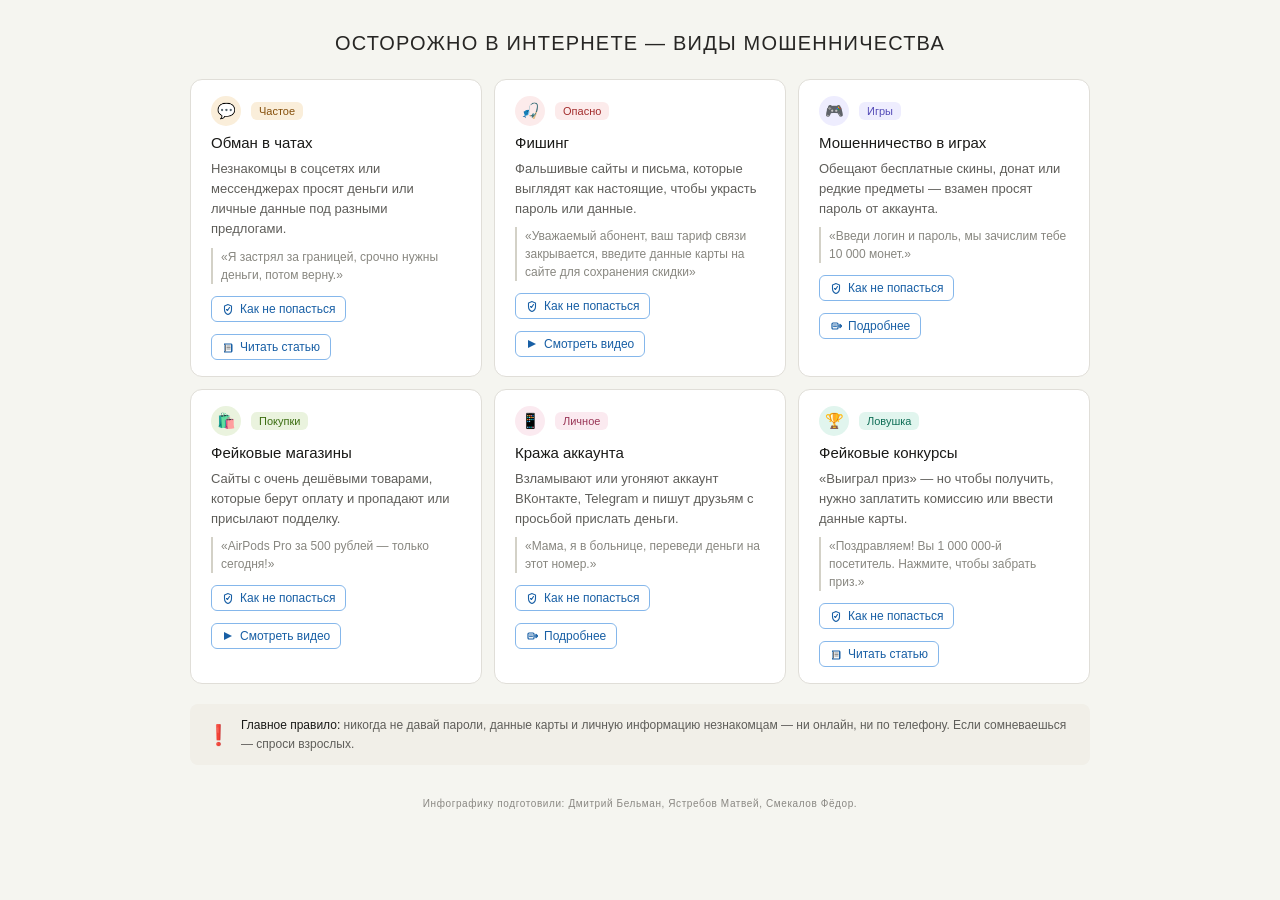
<file: index.html>
<!DOCTYPE html>
<html lang="ru">
<head>
<meta charset="UTF-8">
<meta name="viewport" content="width=device-width, initial-scale=1.0">
<title>Осторожно в интернете — виды мошенничества</title>
<style>
  * { box-sizing: border-box; margin: 0; padding: 0; }
  body { font-family: -apple-system, BlinkMacSystemFont, 'Segoe UI', sans-serif; background: #f5f5f0; padding: 2rem 1rem; color: #1a1a18; }
  h1 { text-align: center; font-size: 20px; font-weight: 500; letter-spacing: 0.06em; text-transform: uppercase; color: #272624; margin-bottom: 1.5rem; }
  .grid { display: grid; grid-template-columns: repeat(auto-fit, minmax(220px, 1fr)); gap: 12px; max-width: 900px; margin: 0 auto; }
  .card { background: #fff; border: 0.5px solid #e0ded8; border-radius: 12px; padding: 1rem 1.25rem; display: flex; flex-direction: column; gap: 8px; }
  .header-row { display: flex; align-items: center; gap: 10px; }
  .icon { width: 30px; height: 30px; border-radius: 50%; display: flex; align-items: center; justify-content: center; font-size: 15px; flex-shrink: 0; }
  .tag { display: inline-block; font-size: 11px; font-weight: 500; padding: 3px 8px; border-radius: 6px; }
  .card-title { font-size: 15px; font-weight: 500; color: #1a1a18; }
  .card-desc { font-size: 13px; color: #5f5e5a; line-height: 1.55; }
  .card-example { font-size: 12px; color: #888780; border-left: 2px solid #d3d1c7; padding-left: 8px; line-height: 1.5; }
  .video-link { display: inline-flex; align-items: center; gap: 6px; font-size: 12px; font-weight: 500; color: #185FA5; text-decoration: none; border: 0.5px solid #85b7eb; border-radius: 6px; padding: 5px 10px; margin-top: 4px; width: fit-content; }
  .video-link:hover { background: #e6f1fb; }
  .footer { max-width: 900px; margin: 1.25rem auto 0; background: #f1efe8; border-radius: 8px; padding: 0.75rem 1rem; display: flex; align-items: center; gap: 10px; }
  .footer p { font-size: 12px; color: #5f5e5a; line-height: 1.55; }
  .footer strong { color: #1a1a18; font-weight: 500; }
  .whoweare { text-align: center; font-size: 10px; font-weight: 500; letter-spacing: 0.06em; color: #8a8883; margin-bottom: 1.5rem; }
</style>
</head>
<body>

<h1>Осторожно в интернете — виды мошенничества</h1>

<div class="grid">

   <div class="card">
    <div class="header-row">
      <div class="icon" style="background:#FAEEDA;">💬</div>
      <span class="tag" style="background:#FAEEDA;color:#854F0B;">Частое</span>
    </div>
    <p class="card-title">Обман в чатах</p>
    <p class="card-desc">Незнакомцы в соцсетях или мессенджерах просят деньги или личные данные под разными предлогами.</p>
    <p class="card-example">«Я застрял за границей, срочно нужны деньги, потом верну.»</p>
    <a class="video-link" href="chat-fraud.html" target="_blank">
      <svg width="12" height="12" viewBox="0 0 12 12" fill="none" xmlns="http://www.w3.org/2000/svg">
      <path d="M6 1.5L2.5 3V6.5C2.5 8.8 4.1 10.9 6 11.5C7.9 10.9 9.5 8.8 9.5 6.5V3L6 1.5Z" stroke="currentColor" stroke-width="1.1" fill="transparent"/>
      <path d="M4.5 6.5L5.5 7.5L7.5 4.5" stroke="currentColor" stroke-width="1.1" stroke-linecap="round" stroke-linejoin="round"/>
      </svg>Как не попасться
    <a class="video-link" href="https://t-j.ru/fraud-stories-moshenniki-iz-chata-dlia-znakomstv/?utm_referrer=https%3A%2F%2Fwww.google.com%2F" target="_blank">
      <svg width="12" height="12" viewBox="0 0 12 12" fill="none" xmlns="http://www.w3.org/2000/svg">
      <path d="M2 2.5H9C9.82843 2.5 10.5 3.17157 10.5 4V10C10.5 10.8284 9.82843 11.5 9 11.5H2V2.5Z" fill="currentColor"/>
      <path d="M9 3.5H3.5C2.95 3.5 2.5 3.95 2.5 4.5V9.5C2.5 10.05 2.95 10.5 3.5 10.5H9V3.5Z" fill="#f8f8f8"/>
      <path d="M3.5 3.5V10.5" stroke="#555" stroke-width="0.8"/>
      <path d="M4.5 5H8.5" stroke="#555" stroke-width="0.6"/>
      <path d="M4.5 6.5H8.5" stroke="#555" stroke-width="0.6"/>
      <path d="M4.5 8H8.5" stroke="#555" stroke-width="0.6"/>
      </svg>Читать статью
    </a>
  </div>

 
 <div class="card">
    <div class="header-row">
      <div class="icon" style="background:#FCEBEB;">🎣</div>
      <span class="tag" style="background:#FCEBEB;color:#A32D2D;">Опасно</span>
    </div>
    <p class="card-title">Фишинг</p>
    <p class="card-desc">Фальшивые сайты и письма, которые выглядят как настоящие, чтобы украсть пароль или данные.</p>
    <p class="card-example">«Уважаемый абонент, ваш тариф связи закрывается, введите данные карты на сайте для сохранения скидки»</p>
    <a class="video-link" href="fishing.html" target="_blank">
      <svg width="12" height="12" viewBox="0 0 12 12" fill="none" xmlns="http://www.w3.org/2000/svg">
      <path d="M6 1.5L2.5 3V6.5C2.5 8.8 4.1 10.9 6 11.5C7.9 10.9 9.5 8.8 9.5 6.5V3L6 1.5Z" stroke="currentColor" stroke-width="1.1" fill="transparent"/>
      <path d="M4.5 6.5L5.5 7.5L7.5 4.5" stroke="currentColor" stroke-width="1.1" stroke-linecap="round" stroke-linejoin="round"/>
      </svg>Как не попасться
    <a class="video-link" href="rickroll.html" target="_blank">
      <svg width="12" height="12" viewBox="0 0 12 12" fill="none"><path d="M2 2l8 4-8 4V2z" fill="currentColor"/></svg>
      Смотреть видео
</a>
  </div>

 
   <div class="card">
    <div class="header-row">
      <div class="icon" style="background:#EEEDFE;">🎮</div>
      <span class="tag" style="background:#EEEDFE;color:#534AB7;">Игры</span>
    </div>
    <p class="card-title">Мошенничество в играх</p>
    <p class="card-desc">Обещают бесплатные скины, донат или редкие предметы — взамен просят пароль от аккаунта.</p>
    <p class="card-example">«Введи логин и пароль, мы зачислим тебе 10 000 монет.»</p>
    <a class="video-link" href="game-fraud.html" target="_blank">
      <svg width="12" height="12" viewBox="0 0 12 12" fill="none" xmlns="http://www.w3.org/2000/svg">
      <path d="M6 1.5L2.5 3V6.5C2.5 8.8 4.1 10.9 6 11.5C7.9 10.9 9.5 8.8 9.5 6.5V3L6 1.5Z" stroke="currentColor" stroke-width="1.1" fill="transparent"/>
      <path d="M4.5 6.5L5.5 7.5L7.5 4.5" stroke="currentColor" stroke-width="1.1" stroke-linecap="round" stroke-linejoin="round"/>
      </svg>Как не попасться
    <a class="video-link" href="https://club.dns-shop.ru/blog/t-326-internet/151676-tsifrovoe-moshennichestvo-v-onlain-igrah-i-na-saitah-kak-zaschitit/?utm_referrer=https%3A%2F%2Fwww.google.com%2F" target="_blank">
      <svg width="12" height="12" viewBox="0 0 12 12" fill="none" xmlns="http://www.w3.org/2000/svg">
      <rect x="2" y="3" width="6" height="6" rx="1" stroke="currentColor" stroke-width="1.2" fill="transparent"/>
      <path d="M3.5 5H6.5" stroke="currentColor" stroke-width="0.9" stroke-linecap="round"/>
      <path d="M3.5 6.6H6.5" stroke="currentColor" stroke-width="0.9" stroke-linecap="round"/>
      <path d="M9 6H11" stroke="currentColor" stroke-width="1.4" stroke-linecap="round"/>
      <path d="M10 4.5L11.5 6L10 7.5" stroke="currentColor" stroke-width="1.4" stroke-linecap="round" stroke-linejoin="round"/>
      </svg>Подробнее
    </a>
  </div>

 
  <div class="card">
    <div class="header-row">
      <div class="icon" style="background:#EAF3DE;">🛍️</div>
      <span class="tag" style="background:#EAF3DE;color:#3B6D11;">Покупки</span>
    </div>
    <p class="card-title">Фейковые магазины</p>
    <p class="card-desc">Сайты с очень дешёвыми товарами, которые берут оплату и пропадают или присылают подделку.</p>
    <p class="card-example">«AirPods Pro за 500 рублей — только сегодня!»</p>
    <a class="video-link" href="fake-shop.html" target="_blank">
      <svg width="12" height="12" viewBox="0 0 12 12" fill="none" xmlns="http://www.w3.org/2000/svg">
      <path d="M6 1.5L2.5 3V6.5C2.5 8.8 4.1 10.9 6 11.5C7.9 10.9 9.5 8.8 9.5 6.5V3L6 1.5Z" stroke="currentColor" stroke-width="1.1" fill="transparent"/>
      <path d="M4.5 6.5L5.5 7.5L7.5 4.5" stroke="currentColor" stroke-width="1.1" stroke-linecap="round" stroke-linejoin="round"/>
      </svg>Как не попасться
    <a class="video-link" href="https://rutube.ru/shorts/90c75470e70e8a03c0194d8a9d1c21dd" target="_blank">
      <svg width="12" height="12" viewBox="0 0 12 12" fill="none"><path d="M2 2l8 4-8 4V2z" fill="currentColor"/></svg>
      Смотреть видео
    </a>
  </div>

 
  <div class="card">
    <div class="header-row">
      <div class="icon" style="background:#FBEAF0;">📱</div>
      <span class="tag" style="background:#FBEAF0;color:#993556;">Личное</span>
    </div>
    <p class="card-title">Кража аккаунта</p>
    <p class="card-desc">Взламывают или угоняют аккаунт ВКонтакте, Telegram и пишут друзьям с просьбой прислать деньги.</p>
    <p class="card-example">«Мама, я в больнице, переведи деньги на этот номер.»</p>
    <a class="video-link" href="account-theft.html" target="_blank">
      <svg width="12" height="12" viewBox="0 0 12 12" fill="none" xmlns="http://www.w3.org/2000/svg">
      <path d="M6 1.5L2.5 3V6.5C2.5 8.8 4.1 10.9 6 11.5C7.9 10.9 9.5 8.8 9.5 6.5V3L6 1.5Z" stroke="currentColor" stroke-width="1.1" fill="transparent"/>
      <path d="M4.5 6.5L5.5 7.5L7.5 4.5" stroke="currentColor" stroke-width="1.1" stroke-linecap="round" stroke-linejoin="round"/>
      </svg>Как не попасться
    <a class="video-link" href="https://www.infosec.ru/glavnye-temy/kak-borotsya-s-krazhey-akkaunta/" target="_blank">
      <svg width="12" height="12" viewBox="0 0 12 12" fill="none" xmlns="http://www.w3.org/2000/svg">
      <rect x="2" y="3" width="6" height="6" rx="1" stroke="currentColor" stroke-width="1.2" fill="transparent"/>
      <path d="M3.5 5H6.5" stroke="currentColor" stroke-width="0.9" stroke-linecap="round"/>
      <path d="M3.5 6.6H6.5" stroke="currentColor" stroke-width="0.9" stroke-linecap="round"/>
      <path d="M9 6H11" stroke="currentColor" stroke-width="1.4" stroke-linecap="round"/>
      <path d="M10 4.5L11.5 6L10 7.5" stroke="currentColor" stroke-width="1.4" stroke-linecap="round" stroke-linejoin="round"/>
      </svg>Подробнее
    </a>
  </div>

 
  <div class="card">
    <div class="header-row">
      <div class="icon" style="background:#E1F5EE;">🏆</div>
      <span class="tag" style="background:#E1F5EE;color:#0F6E56;">Ловушка</span>
    </div>
    <p class="card-title">Фейковые конкурсы</p>
    <p class="card-desc">«Выиграл приз» — но чтобы получить, нужно заплатить комиссию или ввести данные карты.</p>
    <p class="card-example">«Поздравляем! Вы 1 000 000-й посетитель. Нажмите, чтобы забрать приз.»</p>
    <a class="video-link" href="fake-contest.html" target="_blank">
      <svg width="12" height="12" viewBox="0 0 12 12" fill="none" xmlns="http://www.w3.org/2000/svg">
      <path d="M6 1.5L2.5 3V6.5C2.5 8.8 4.1 10.9 6 11.5C7.9 10.9 9.5 8.8 9.5 6.5V3L6 1.5Z" stroke="currentColor" stroke-width="1.1" fill="transparent"/>
      <path d="M4.5 6.5L5.5 7.5L7.5 4.5" stroke="currentColor" stroke-width="1.1" stroke-linecap="round" stroke-linejoin="round"/>
      </svg>Как не попасться
    <a class="video-link" href="https://t-j.ru/hustle/fake-bloggers/?utm_referrer=https%3A%2F%2Fwww.google.com%2F" target="_blank">
      <svg width="12" height="12" viewBox="0 0 12 12" fill="none" xmlns="http://www.w3.org/2000/svg">
      <path d="M2 2.5H9C9.82843 2.5 10.5 3.17157 10.5 4V10C10.5 10.8284 9.82843 11.5 9 11.5H2V2.5Z" fill="currentColor"/>
      <path d="M9 3.5H3.5C2.95 3.5 2.5 3.95 2.5 4.5V9.5C2.5 10.05 2.95 10.5 3.5 10.5H9V3.5Z" fill="#f8f8f8"/>
      <path d="M3.5 3.5V10.5" stroke="#555" stroke-width="0.8"/>
      <path d="M4.5 5H8.5" stroke="#555" stroke-width="0.6"/>
      <path d="M4.5 6.5H8.5" stroke="#555" stroke-width="0.6"/>
      <path d="M4.5 8H8.5" stroke="#555" stroke-width="0.6"/>
      </svg>Читать статью
    </a>
  </div>

 
</div>

<div class="footer">
  <span style="font-size: 20px;">❗</span>
  <p><strong>Главное правило:</strong> никогда не давай пароли, данные карты и личную информацию незнакомцам — ни онлайн, ни по телефону. Если сомневаешься — спроси взрослых.</p>
</div>

<div class="whoweare">
    <br>
    <br>
    <br>
  <p>Инфографику подготовили: Дмитрий Бельман, Ястребов Матвей, Смекалов Фёдор.</p>
</div>

</body>
</html>
</file>
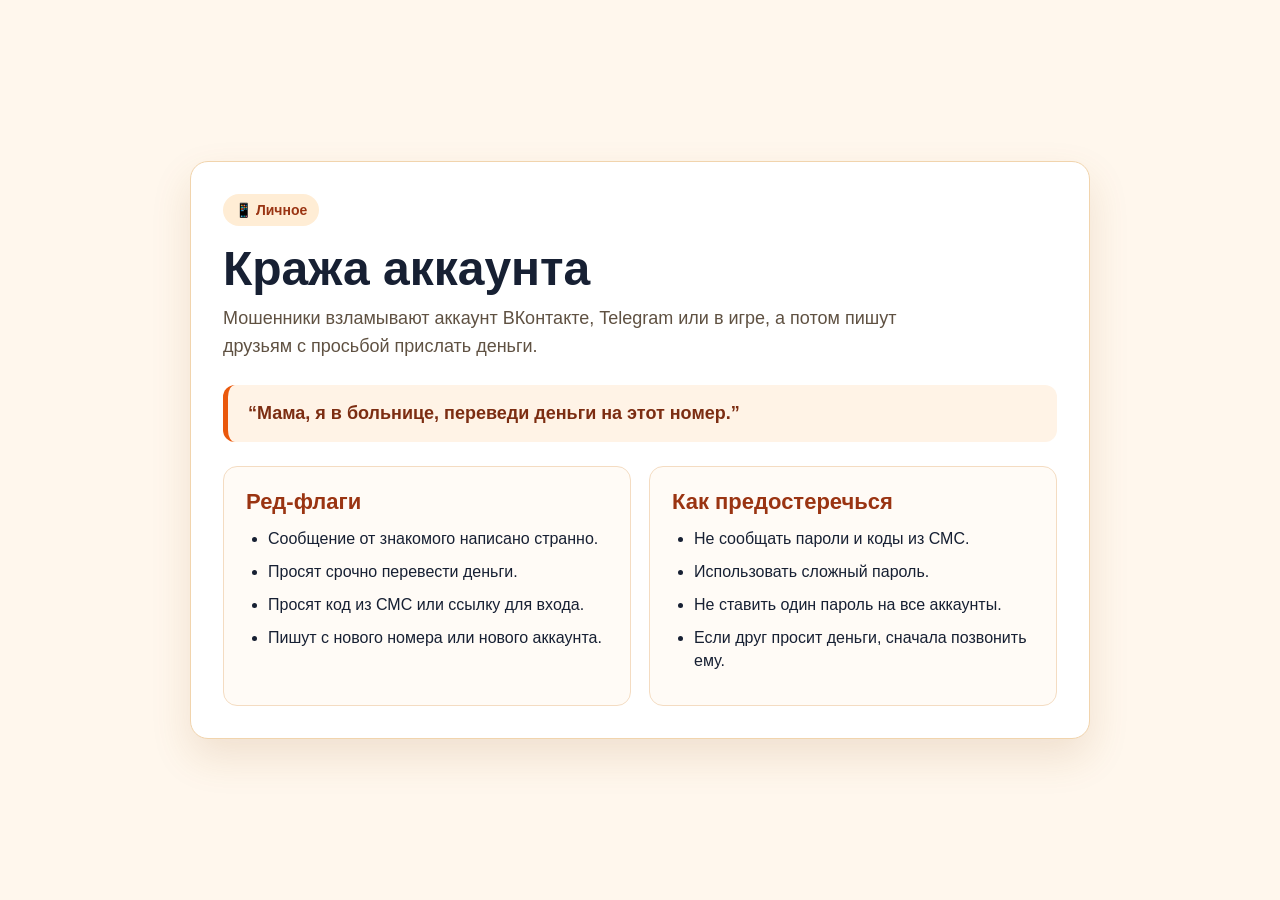
<file: account-theft.html>
<!DOCTYPE html>
<html lang="ru">
<head>
  <meta charset="UTF-8">
  <meta name="viewport" content="width=device-width, initial-scale=1.0">
  <meta name="description" content="Что такое кража аккаунта и как от неё защититься">
  <title>Кража аккаунта</title>
  <style>
    * {
      box-sizing: border-box;
    }

    body {
      margin: 0;
      min-height: 100vh;
      font-family: -apple-system, BlinkMacSystemFont, 'Segoe UI', Roboto, sans-serif;
      background: #fff7ed;
      color: #172033;
    }

    .page {
      min-height: 100vh;
      display: grid;
      place-items: center;
      padding: 32px 16px;
    }

    .card {
      width: min(900px, 100%);
      padding: 32px;
      border-radius: 18px;
      background: #ffffff;
      border: 1px solid #f1d4ad;
      box-shadow: 0 18px 40px rgba(148, 90, 28, 0.14);
    }

    .badge {
      display: inline-flex;
      align-items: center;
      gap: 8px;
      padding: 8px 12px;
      border-radius: 999px;
      background: #ffedd5;
      color: #9a3412;
      font-weight: 700;
      font-size: 14px;
    }

    h1 {
      margin: 18px 0 10px;
      font-size: clamp(30px, 5vw, 48px);
      line-height: 1.05;
    }

    .lead {
      max-width: 720px;
      margin: 0 0 24px;
      color: #5f5142;
      font-size: 18px;
      line-height: 1.55;
    }

    .example {
      margin: 24px 0;
      padding: 18px 20px;
      border-left: 5px solid #ea580c;
      border-radius: 12px;
      background: #fff3e6;
      color: #7c2d12;
      font-size: 18px;
      font-weight: 600;
    }

    .content-grid {
      display: grid;
      grid-template-columns: repeat(2, minmax(0, 1fr));
      gap: 18px;
    }

    article {
      padding: 22px;
      border-radius: 14px;
      background: #fffbf6;
      border: 1px solid #f4dcc2;
    }

    h2 {
      margin: 0 0 12px;
      color: #9a3412;
      font-size: 22px;
    }

    ul {
      margin: 0;
      padding-left: 22px;
    }

    li {
      margin: 10px 0;
      line-height: 1.45;
    }

    @media (max-width: 700px) {
      .card {
        padding: 22px;
      }
      .content-grid {
        grid-template-columns: 1fr;
      }
    }
  </style>
</head>
<body>
  <main class="page">
    <section class="card">
      <div class="badge">📱 Личное</div>
      <h1>Кража аккаунта</h1>
      <p class="lead">Мошенники взламывают аккаунт ВКонтакте, Telegram или в игре, а потом пишут друзьям с просьбой прислать деньги.</p>

      <div class="example">
        “Мама, я в больнице, переведи деньги на этот номер.”
      </div>

      <div class="content-grid">
        <article>
          <h2>Ред-флаги</h2>
          <ul>
            <li>Сообщение от знакомого написано странно.</li>
            <li>Просят срочно перевести деньги.</li>
            <li>Просят код из СМС или ссылку для входа.</li>
            <li>Пишут с нового номера или нового аккаунта.</li>
          </ul>
        </article>

        <article>
          <h2>Как предостеречься</h2>
          <ul>
            <li>Не сообщать пароли и коды из СМС.</li>
            <li>Использовать сложный пароль.</li>
            <li>Не ставить один пароль на все аккаунты.</li>
            <li>Если друг просит деньги, сначала позвонить ему.</li>
          </ul>
        </article>
      </div>
    </section>
  </main>
</body>
</html>
</file>
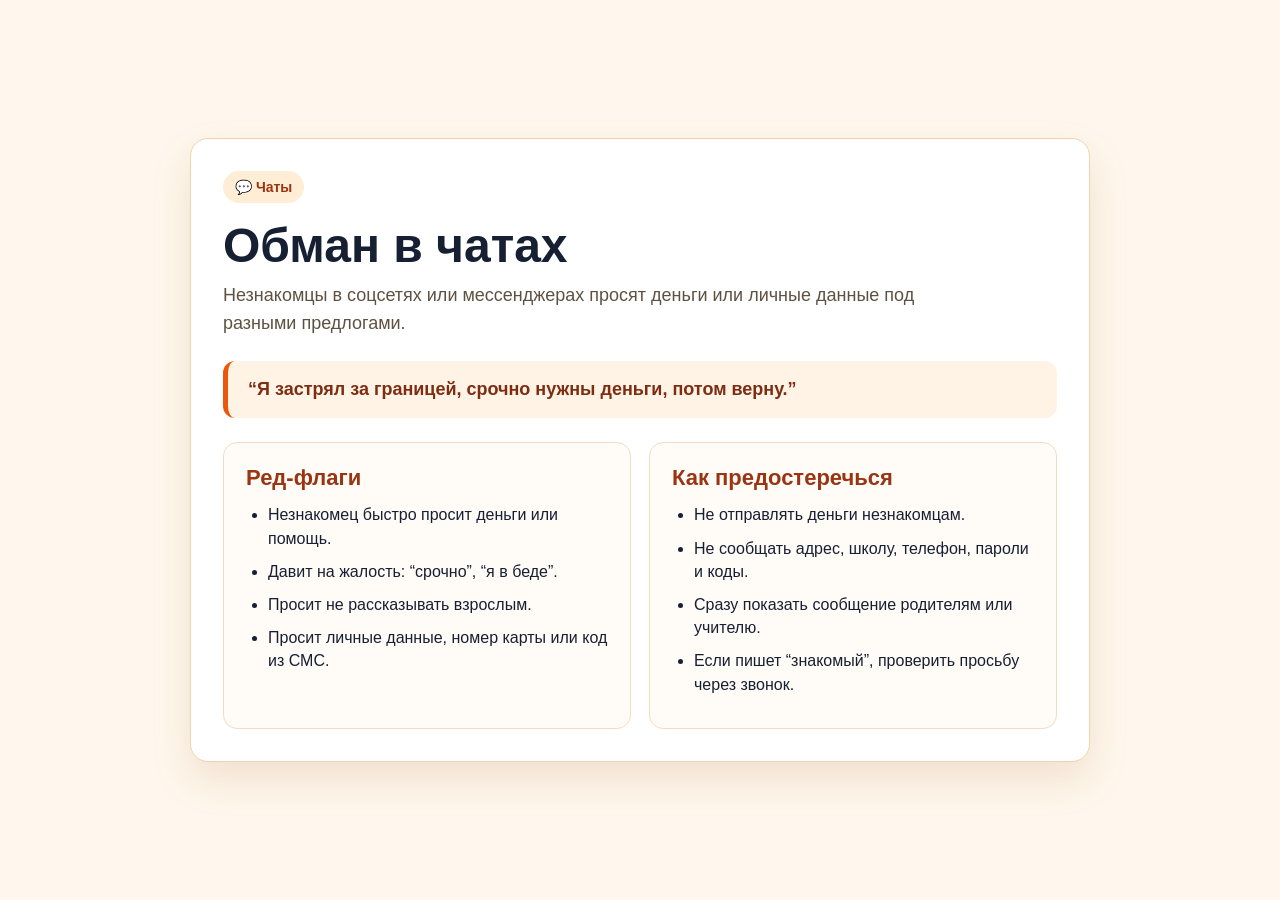
<file: chat-fraud.html>
<!DOCTYPE html>
<html lang="ru">
<head>
  <meta charset="UTF-8">
  <meta name="viewport" content="width=device-width, initial-scale=1.0">
  <meta name="description" content="Что такое обман в чатах и как от него защатиться">
  <title>Обман в чатах</title>
  <style>
    * {
      box-sizing: border-box;
    }

    body {
      margin: 0;
      min-height: 100vh;
      font-family: -apple-system, BlinkMacSystemFont, 'Segoe UI', Roboto, sans-serif;
      background: #fff7ed;
      color: #172033;
    }

    .page {
      min-height: 100vh;
      display: grid;
      place-items: center;
      padding: 32px 16px;
    }

    .card {
      width: min(900px, 100%);
      padding: 32px;
      border-radius: 18px;
      background: #ffffff;
      border: 1px solid #f1d4ad;
      box-shadow: 0 18px 40px rgba(148, 90, 28, 0.14);
    }

    .badge {
      display: inline-flex;
      align-items: center;
      gap: 8px;
      padding: 8px 12px;
      border-radius: 999px;
      background: #ffedd5;
      color: #9a3412;
      font-weight: 700;
      font-size: 14px;
    }

    h1 {
      margin: 18px 0 10px;
      font-size: clamp(30px, 5vw, 48px);
      line-height: 1.05;
    }

    .lead {
      max-width: 720px;
      margin: 0 0 24px;
      color: #5f5142;
      font-size: 18px;
      line-height: 1.55;
    }

    .example {
      margin: 24px 0;
      padding: 18px 20px;
      border-left: 5px solid #ea580c;
      border-radius: 12px;
      background: #fff3e6;
      color: #7c2d12;
      font-size: 18px;
      font-weight: 600;
    }

    .content-grid {
      display: grid;
      grid-template-columns: repeat(2, minmax(0, 1fr));
      gap: 18px;
    }

    article {
      padding: 22px;
      border-radius: 14px;
      background: #fffbf6;
      border: 1px solid #f4dcc2;
    }

    h2 {
      margin: 0 0 12px;
      color: #9a3412;
      font-size: 22px;
    }

    ul {
      margin: 0;
      padding-left: 22px;
    }

    li {
      margin: 10px 0;
      line-height: 1.45;
    }

    @media (max-width: 700px) {
      .card {
        padding: 22px;
      }
      .content-grid {
        grid-template-columns: 1fr;
      }
    }
  </style>
</head>
<body>
  <main class="page">
    <section class="card">
      <div class="badge">💬 Чаты</div>
      <h1>Обман в чатах</h1>
      <p class="lead">Незнакомцы в соцсетях или мессенджерах просят деньги или личные данные под разными предлогами.</p>

      <div class="example">
        “Я застрял за границей, срочно нужны деньги, потом верну.”
      </div>

      <div class="content-grid">
        <article>
          <h2>Ред-флаги</h2>
          <ul>
            <li>Незнакомец быстро просит деньги или помощь.</li>
            <li>Давит на жалость: “срочно”, “я в беде”.</li>
            <li>Просит не рассказывать взрослым.</li>
            <li>Просит личные данные, номер карты или код из СМС.</li>
          </ul>
        </article>

        <article>
          <h2>Как предостеречься</h2>
          <ul>
            <li>Не отправлять деньги незнакомцам.</li>
            <li>Не сообщать адрес, школу, телефон, пароли и коды.</li>
            <li>Сразу показать сообщение родителям или учителю.</li>
            <li>Если пишет “знакомый”, проверить просьбу через звонок.</li>
          </ul>
        </article>
      </div>
    </section>
  </main>
</body>
</html>
</file>
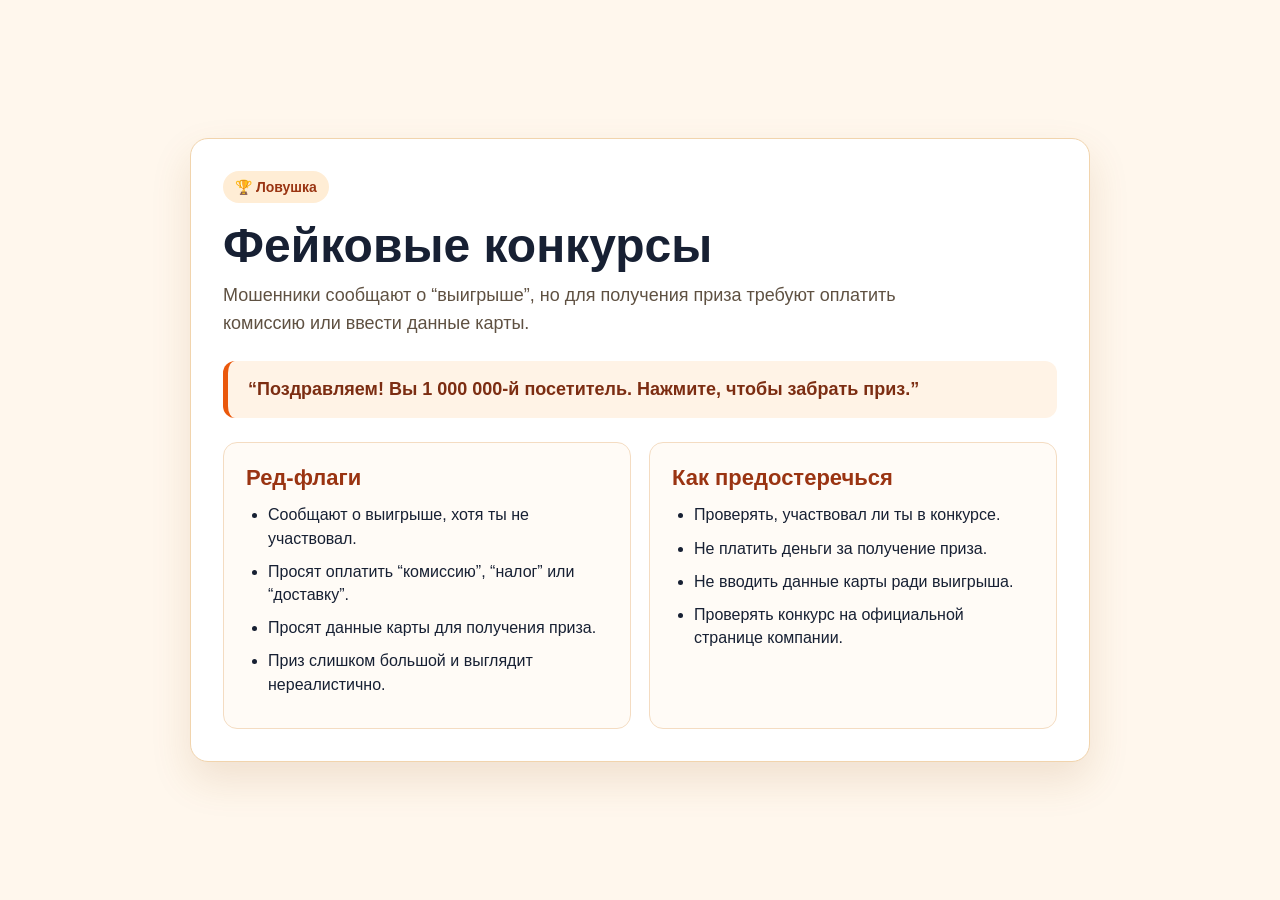
<file: fake-contest.html>
<!DOCTYPE html>
<html lang="ru">
<head>
  <meta charset="UTF-8">
  <meta name="viewport" content="width=device-width, initial-scale=1.0">
  <meta name="description" content="Что такое фейковые конкурсы и как от них защититься">
  <title>Фейковые конкурсы</title>
  <style>
    * {
      box-sizing: border-box;
    }

    body {
      margin: 0;
      min-height: 100vh;
      font-family: -apple-system, BlinkMacSystemFont, 'Segoe UI', Roboto, sans-serif;
      background: #fff7ed;
      color: #172033;
    }

    .page {
      min-height: 100vh;
      display: grid;
      place-items: center;
      padding: 32px 16px;
    }

    .card {
      width: min(900px, 100%);
      padding: 32px;
      border-radius: 18px;
      background: #ffffff;
      border: 1px solid #f1d4ad;
      box-shadow: 0 18px 40px rgba(148, 90, 28, 0.14);
    }

    .badge {
      display: inline-flex;
      align-items: center;
      gap: 8px;
      padding: 8px 12px;
      border-radius: 999px;
      background: #ffedd5;
      color: #9a3412;
      font-weight: 700;
      font-size: 14px;
    }

    h1 {
      margin: 18px 0 10px;
      font-size: clamp(30px, 5vw, 48px);
      line-height: 1.05;
    }

    .lead {
      max-width: 720px;
      margin: 0 0 24px;
      color: #5f5142;
      font-size: 18px;
      line-height: 1.55;
    }

    .example {
      margin: 24px 0;
      padding: 18px 20px;
      border-left: 5px solid #ea580c;
      border-radius: 12px;
      background: #fff3e6;
      color: #7c2d12;
      font-size: 18px;
      font-weight: 600;
    }

    .content-grid {
      display: grid;
      grid-template-columns: repeat(2, minmax(0, 1fr));
      gap: 18px;
    }

    article {
      padding: 22px;
      border-radius: 14px;
      background: #fffbf6;
      border: 1px solid #f4dcc2;
    }

    h2 {
      margin: 0 0 12px;
      color: #9a3412;
      font-size: 22px;
    }

    ul {
      margin: 0;
      padding-left: 22px;
    }

    li {
      margin: 10px 0;
      line-height: 1.45;
    }

    @media (max-width: 700px) {
      .card {
        padding: 22px;
      }
      .content-grid {
        grid-template-columns: 1fr;
      }
    }
  </style>
</head>
<body>
  <main class="page">
    <section class="card">
      <div class="badge">🏆 Ловушка</div>
      <h1>Фейковые конкурсы</h1>
      <p class="lead">Мошенники сообщают о “выигрыше”, но для получения приза требуют оплатить комиссию или ввести данные карты.</p>

      <div class="example">
        “Поздравляем! Вы 1 000 000-й посетитель. Нажмите, чтобы забрать приз.”
      </div>

      <div class="content-grid">
        <article>
          <h2>Ред-флаги</h2>
          <ul>
            <li>Сообщают о выигрыше, хотя ты не участвовал.</li>
            <li>Просят оплатить “комиссию”, “налог” или “доставку”.</li>
            <li>Просят данные карты для получения приза.</li>
            <li>Приз слишком большой и выглядит нереалистично.</li>
          </ul>
        </article>

        <article>
          <h2>Как предостеречься</h2>
          <ul>
            <li>Проверять, участвовал ли ты в конкурсе.</li>
            <li>Не платить деньги за получение приза.</li>
            <li>Не вводить данные карты ради выигрыша.</li>
            <li>Проверять конкурс на официальной странице компании.</li>
          </ul>
        </article>
      </div>
    </section>
  </main>
</body>
</html>
</file>
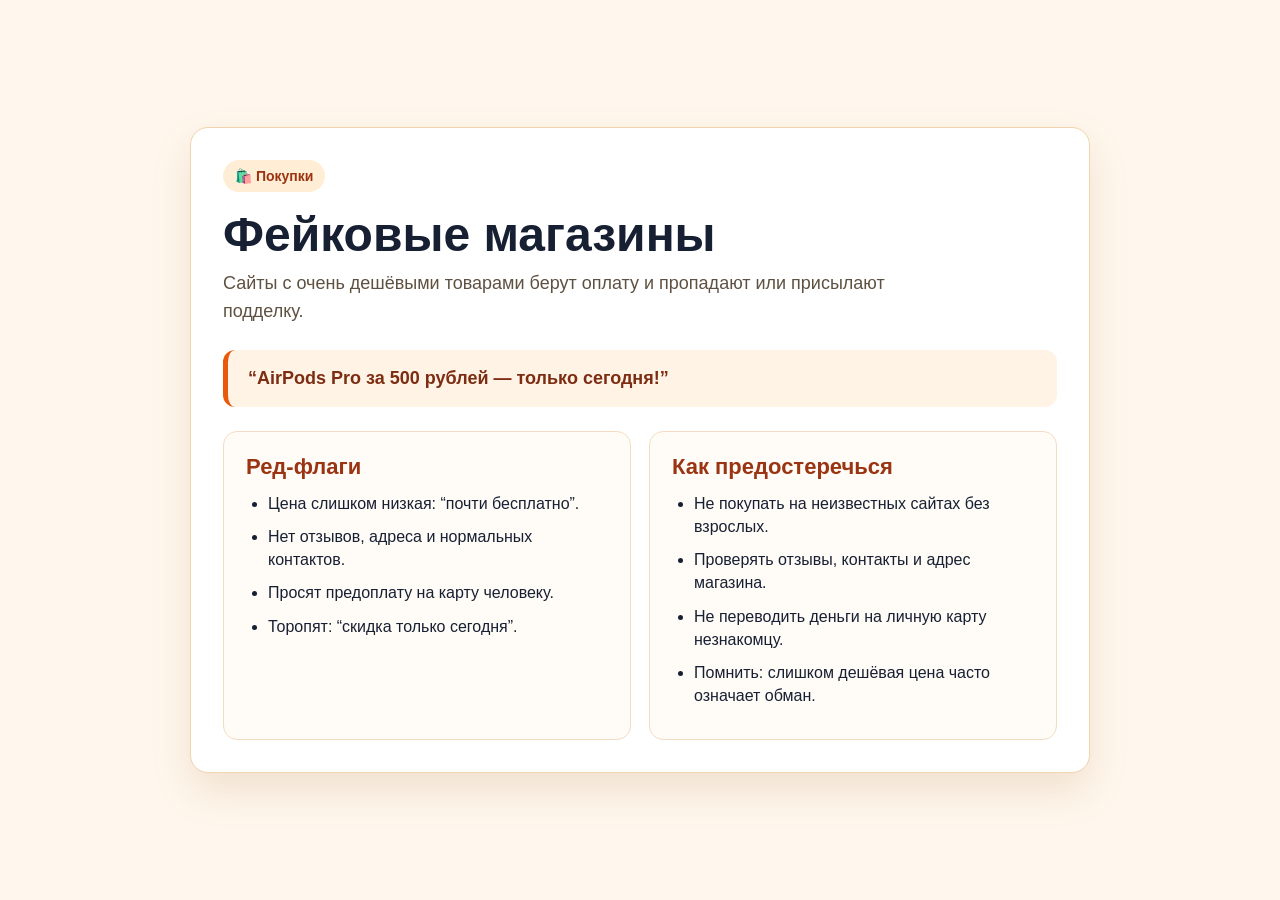
<file: fake-shop.html>
<!DOCTYPE html>
<html lang="ru">
<head>
  <meta charset="UTF-8">
  <meta name="viewport" content="width=device-width, initial-scale=1.0">
  <meta name="description" content="Что такое фейковые магазины и как от них защититься">
  <title>Фейковые магазины</title>
  <style>
    * {
      box-sizing: border-box;
    }

    body {
      margin: 0;
      min-height: 100vh;
      font-family: -apple-system, BlinkMacSystemFont, 'Segoe UI', Roboto, sans-serif;
      background: #fff7ed;
      color: #172033;
    }

    .page {
      min-height: 100vh;
      display: grid;
      place-items: center;
      padding: 32px 16px;
    }

    .card {
      width: min(900px, 100%);
      padding: 32px;
      border-radius: 18px;
      background: #ffffff;
      border: 1px solid #f1d4ad;
      box-shadow: 0 18px 40px rgba(148, 90, 28, 0.14);
    }

    .badge {
      display: inline-flex;
      align-items: center;
      gap: 8px;
      padding: 8px 12px;
      border-radius: 999px;
      background: #ffedd5;
      color: #9a3412;
      font-weight: 700;
      font-size: 14px;
    }

    h1 {
      margin: 18px 0 10px;
      font-size: clamp(30px, 5vw, 48px);
      line-height: 1.05;
    }

    .lead {
      max-width: 720px;
      margin: 0 0 24px;
      color: #5f5142;
      font-size: 18px;
      line-height: 1.55;
    }

    .example {
      margin: 24px 0;
      padding: 18px 20px;
      border-left: 5px solid #ea580c;
      border-radius: 12px;
      background: #fff3e6;
      color: #7c2d12;
      font-size: 18px;
      font-weight: 600;
    }

    .content-grid {
      display: grid;
      grid-template-columns: repeat(2, minmax(0, 1fr));
      gap: 18px;
    }

    article {
      padding: 22px;
      border-radius: 14px;
      background: #fffbf6;
      border: 1px solid #f4dcc2;
    }

    h2 {
      margin: 0 0 12px;
      color: #9a3412;
      font-size: 22px;
    }

    ul {
      margin: 0;
      padding-left: 22px;
    }

    li {
      margin: 10px 0;
      line-height: 1.45;
    }

    @media (max-width: 700px) {
      .card {
        padding: 22px;
      }
      .content-grid {
        grid-template-columns: 1fr;
      }
    }
  </style>
</head>
<body>
  <main class="page">
    <section class="card">
      <div class="badge">🛍️ Покупки</div>
      <h1>Фейковые магазины</h1>
      <p class="lead">Сайты с очень дешёвыми товарами берут оплату и пропадают или присылают подделку.</p>

      <div class="example">
        “AirPods Pro за 500 рублей — только сегодня!”
      </div>

      <div class="content-grid">
        <article>
          <h2>Ред-флаги</h2>
          <ul>
            <li>Цена слишком низкая: “почти бесплатно”.</li>
            <li>Нет отзывов, адреса и нормальных контактов.</li>
            <li>Просят предоплату на карту человеку.</li>
            <li>Торопят: “скидка только сегодня”.</li>
          </ul>
        </article>

        <article>
          <h2>Как предостеречься</h2>
          <ul>
            <li>Не покупать на неизвестных сайтах без взрослых.</li>
            <li>Проверять отзывы, контакты и адрес магазина.</li>
            <li>Не переводить деньги на личную карту незнакомцу.</li>
            <li>Помнить: слишком дешёвая цена часто означает обман.</li>
          </ul>
        </article>
      </div>
    </section>
  </main>
</body>
</html>
</file>
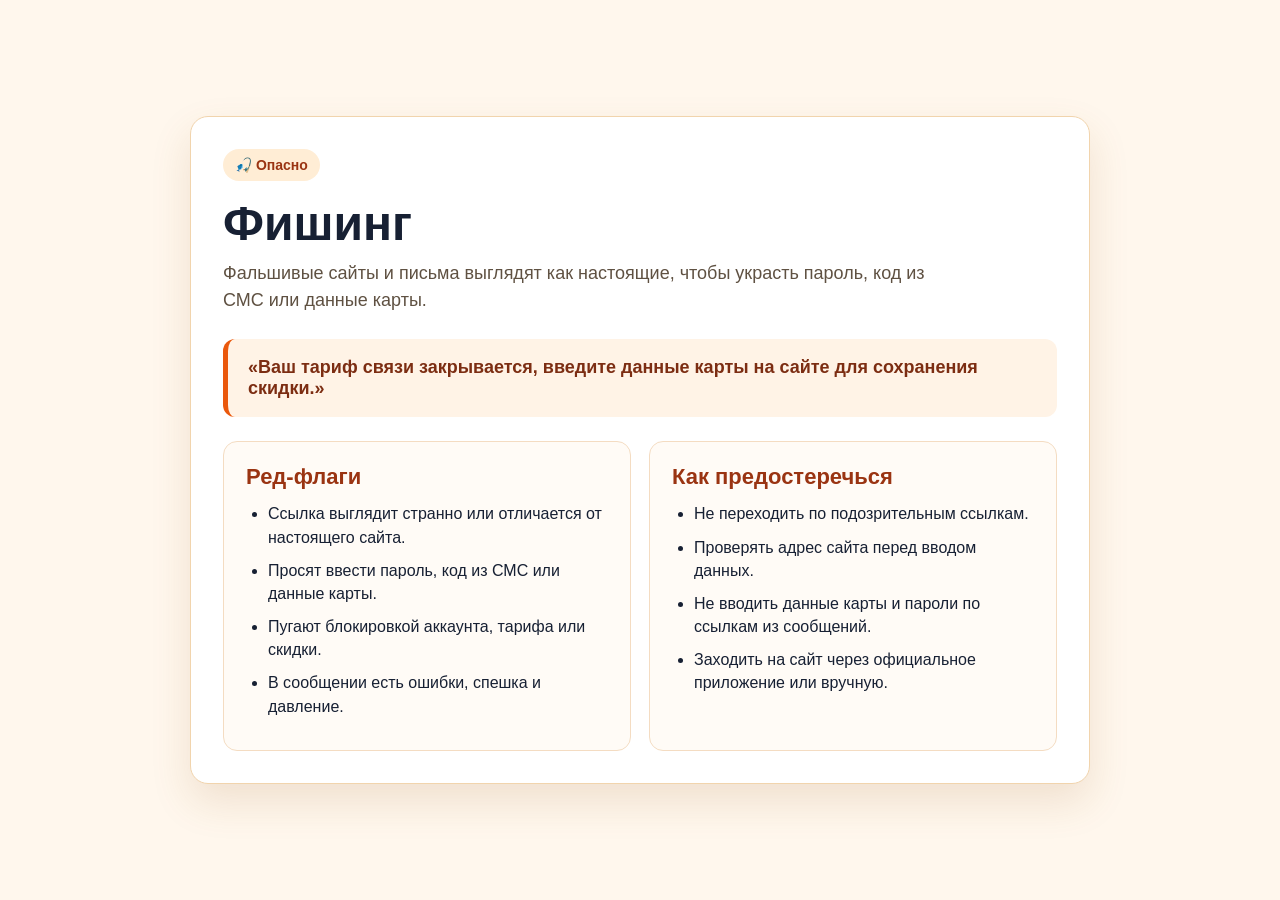
<file: fishing.html>
<!DOCTYPE html>
<html lang="ru">
<head>
  <meta charset="UTF-8">
  <meta name="viewport" content="width=device-width, initial-scale=1.0">
  <meta name="description" content="Что такое фишинг и как от него защититься">
  <title>Фишинг</title>
  <style>
    * {
      box-sizing: border-box;
    }

    body {
      margin: 0;
      min-height: 100vh;
      font-family: -apple-system, BlinkMacSystemFont, 'Segoe UI', Roboto, sans-serif;
      background: #fff7ed;
      color: #172033;
    }

    .page {
      min-height: 100vh;
      display: grid;
      place-items: center;
      padding: 32px 16px;
    }

    .card {
      width: min(900px, 100%);
      padding: 32px;
      border-radius: 18px;
      background: #ffffff;
      border: 1px solid #f1d4ad;
      box-shadow: 0 18px 40px rgba(148, 90, 28, 0.14);
    }

    .badge {
      display: inline-flex;
      align-items: center;
      gap: 8px;
      padding: 8px 12px;
      border-radius: 999px;
      background: #ffedd5;
      color: #9a3412;
      font-weight: 700;
      font-size: 14px;
    }

    h1 {
      margin: 18px 0 10px;
      font-size: clamp(30px, 5vw, 48px);
      line-height: 1.05;
    }

    .lead {
      max-width: 720px;
      margin: 0 0 24px;
      color: #5f5142;
      font-size: 18px;
      line-height: 1.55;
    }

    .example {
      margin: 24px 0;
      padding: 18px 20px;
      border-left: 5px solid #ea580c;
      border-radius: 12px;
      background: #fff3e6;
      color: #7c2d12;
      font-size: 18px;
      font-weight: 600;
    }

    .content-grid {
      display: grid;
      grid-template-columns: repeat(2, minmax(0, 1fr));
      gap: 18px;
    }

    article {
      padding: 22px;
      border-radius: 14px;
      background: #fffbf6;
      border: 1px solid #f4dcc2;
    }

    h2 {
      margin: 0 0 12px;
      color: #9a3412;
      font-size: 22px;
    }

    ul {
      margin: 0;
      padding-left: 22px;
    }

    li {
      margin: 10px 0;
      line-height: 1.45;
    }

    @media (max-width: 700px) {
      .card {
        padding: 22px;
      }
      .content-grid {
        grid-template-columns: 1fr;
      }
    }
  </style>
</head>
<body>
  <main class="page">
    <section class="card">
      <div class="badge">🎣 Опасно</div>
      <h1>Фишинг</h1>
      <p class="lead">Фальшивые сайты и письма выглядят как настоящие, чтобы украсть пароль, код из СМС или данные карты.</p>
      
      <div class="example">
        «Ваш тариф связи закрывается, введите данные карты на сайте для сохранения скидки.»
      </div>

      <div class="content-grid">
        <article>
          <h2>Ред-флаги</h2>
          <ul>
            <li>Ссылка выглядит странно или отличается от настоящего сайта.</li>
            <li>Просят ввести пароль, код из СМС или данные карты.</li>
            <li>Пугают блокировкой аккаунта, тарифа или скидки.</li>
            <li>В сообщении есть ошибки, спешка и давление.</li>
          </ul>
        </article>
        
        <article>
          <h2>Как предостеречься</h2>
          <ul>
            <li>Не переходить по подозрительным ссылкам.</li>
            <li>Проверять адрес сайта перед вводом данных.</li>
            <li>Не вводить данные карты и пароли по ссылкам из сообщений.</li>
            <li>Заходить на сайт через официальное приложение или вручную.</li>
          </ul>
        </article>
      </div>
    </section>
  </main>
</body>
</html>
</file>
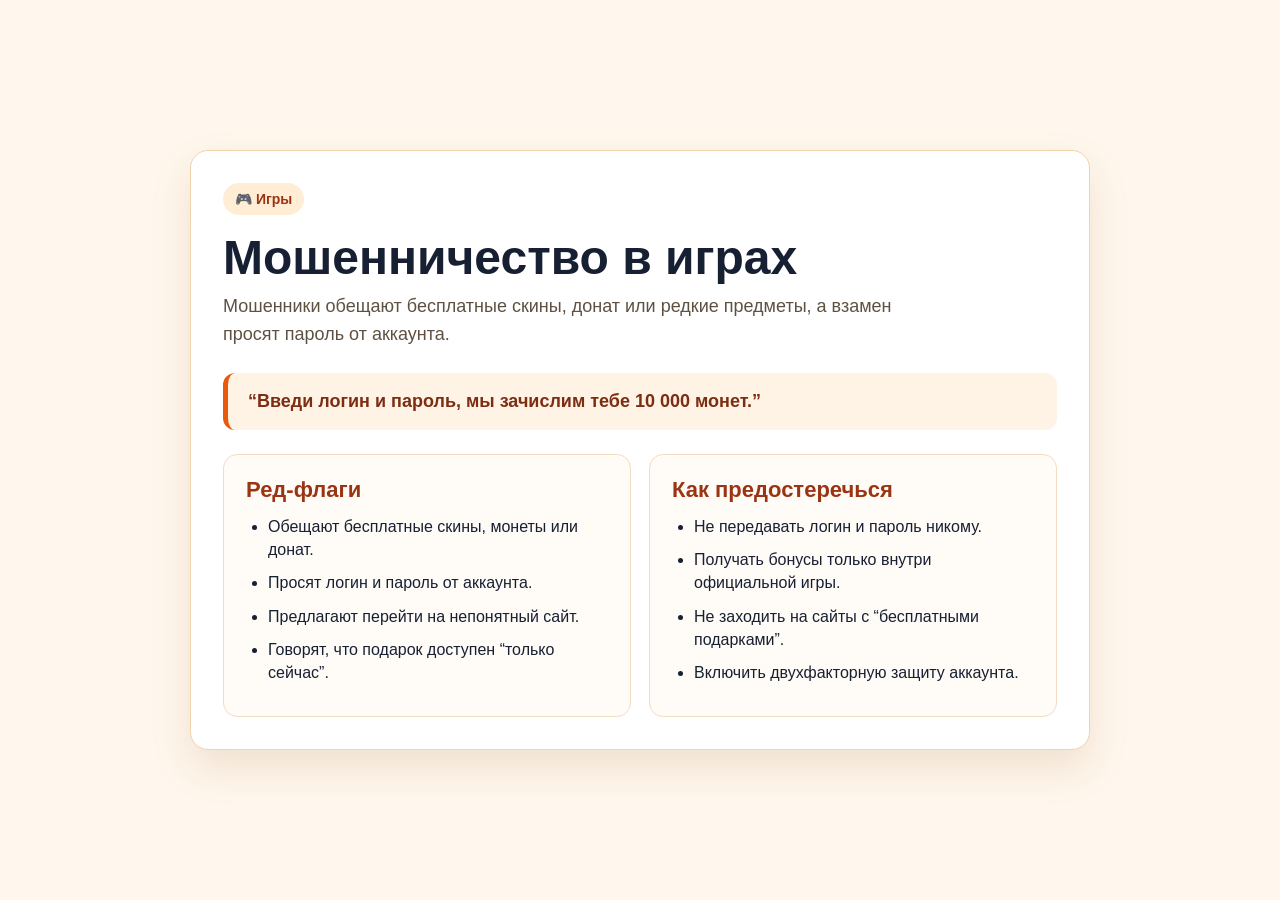
<file: game-fraud.html>
<!DOCTYPE html>
<html lang="ru">
<head>
  <meta charset="UTF-8">
  <meta name="viewport" content="width=device-width, initial-scale=1.0">
  <meta name="description" content="Что такое мошенничество в играх и как от него защититься">
  <title>Мошенничество в играх</title>
  <style>
    * {
      box-sizing: border-box;
    }

    body {
      margin: 0;
      min-height: 100vh;
      font-family: -apple-system, BlinkMacSystemFont, 'Segoe UI', Roboto, sans-serif;
      background: #fff7ed;
      color: #172033;
    }

    .page {
      min-height: 100vh;
      display: grid;
      place-items: center;
      padding: 32px 16px;
    }

    .card {
      width: min(900px, 100%);
      padding: 32px;
      border-radius: 18px;
      background: #ffffff;
      border: 1px solid #f1d4ad;
      box-shadow: 0 18px 40px rgba(148, 90, 28, 0.14);
    }

    .badge {
      display: inline-flex;
      align-items: center;
      gap: 8px;
      padding: 8px 12px;
      border-radius: 999px;
      background: #ffedd5;
      color: #9a3412;
      font-weight: 700;
      font-size: 14px;
    }

    h1 {
      margin: 18px 0 10px;
      font-size: clamp(30px, 5vw, 48px);
      line-height: 1.05;
    }

    .lead {
      max-width: 720px;
      margin: 0 0 24px;
      color: #5f5142;
      font-size: 18px;
      line-height: 1.55;
    }

    .example {
      margin: 24px 0;
      padding: 18px 20px;
      border-left: 5px solid #ea580c;
      border-radius: 12px;
      background: #fff3e6;
      color: #7c2d12;
      font-size: 18px;
      font-weight: 600;
    }

    .content-grid {
      display: grid;
      grid-template-columns: repeat(2, minmax(0, 1fr));
      gap: 18px;
    }

    article {
      padding: 22px;
      border-radius: 14px;
      background: #fffbf6;
      border: 1px solid #f4dcc2;
    }

    h2 {
      margin: 0 0 12px;
      color: #9a3412;
      font-size: 22px;
    }

    ul {
      margin: 0;
      padding-left: 22px;
    }

    li {
      margin: 10px 0;
      line-height: 1.45;
    }

    @media (max-width: 700px) {
      .card {
        padding: 22px;
      }
      .content-grid {
        grid-template-columns: 1fr;
      }
    }
  </style>
</head>
<body>
  <main class="page">
    <section class="card">
      <div class="badge">🎮 Игры</div>
      <h1>Мошенничество в играх</h1>
      <p class="lead">Мошенники обещают бесплатные скины, донат или редкие предметы, а взамен просят пароль от аккаунта.</p>

      <div class="example">
        “Введи логин и пароль, мы зачислим тебе 10 000 монет.”
      </div>

      <div class="content-grid">
        <article>
          <h2>Ред-флаги</h2>
          <ul>
            <li>Обещают бесплатные скины, монеты или донат.</li>
            <li>Просят логин и пароль от аккаунта.</li>
            <li>Предлагают перейти на непонятный сайт.</li>
            <li>Говорят, что подарок доступен “только сейчас”.</li>
          </ul>
        </article>

        <article>
          <h2>Как предостеречься</h2>
          <ul>
            <li>Не передавать логин и пароль никому.</li>
            <li>Получать бонусы только внутри официальной игры.</li>
            <li>Не заходить на сайты с “бесплатными подарками”.</li>
            <li>Включить двухфакторную защиту аккаунта.</li>
          </ul>
        </article>
      </div>
    </section>
  </main>
</body>
</html>
</file>
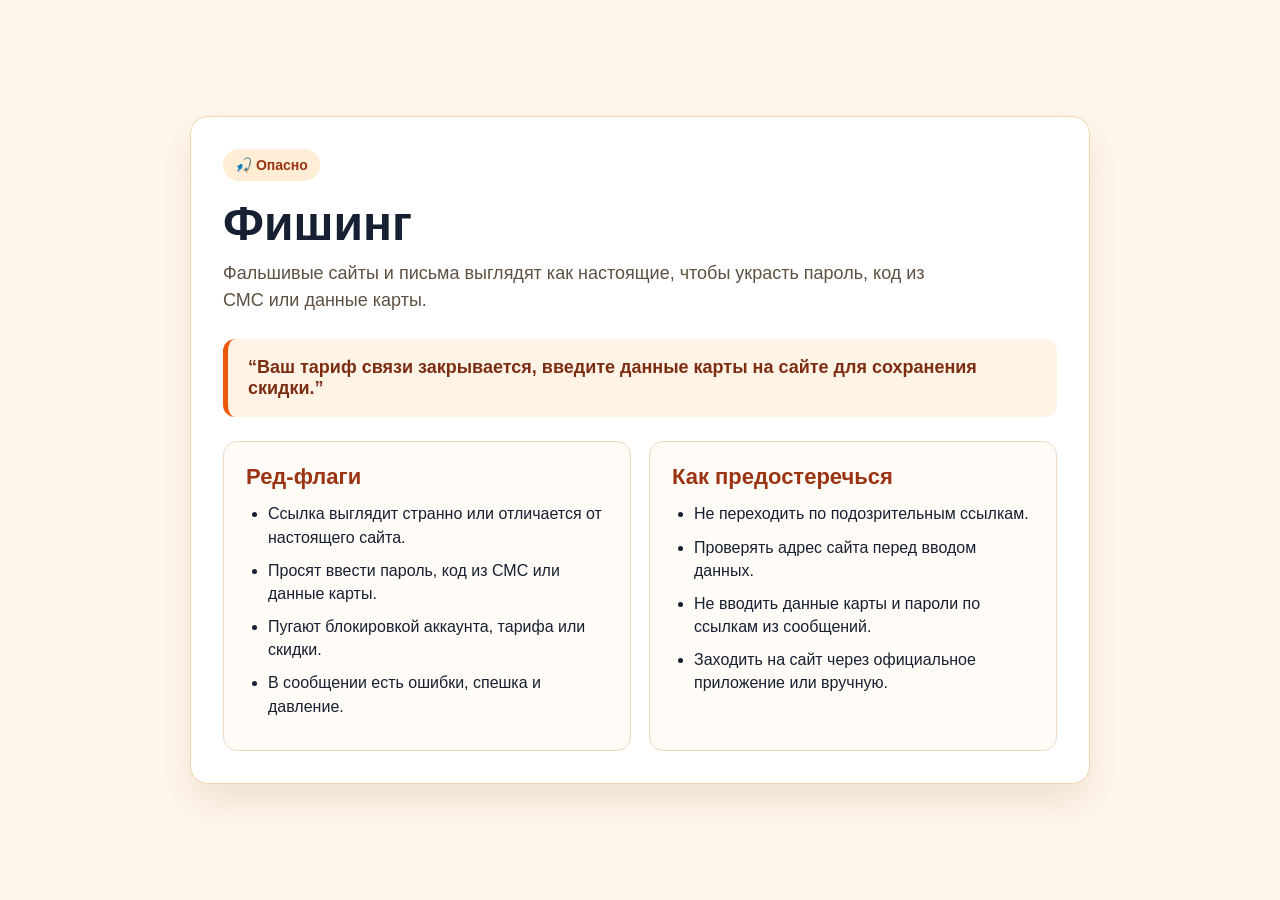
<file: phishing.html>
<!DOCTYPE html>
<html lang="ru">
<head>
  <meta charset="UTF-8">
  <meta name="viewport" content="width=device-width, initial-scale=1.0">
  <title>Фишинг</title>
  <style>
    * {
  box-sizing: border-box;
}

body {
  margin: 0;
  min-height: 100vh;
  font-family: Arial, sans-serif;
  color: #172033;
  background: #fff7ed;
}

.page {
  min-height: 100vh;
  display: grid;
  place-items: center;
  padding: 32px 16px;
}

.card {
  width: min(900px, 100%);
  padding: 32px;
  border-radius: 18px;
  background: #ffffff;
  border: 1px solid #f1d4ad;
  box-shadow: 0 18px 40px rgba(148, 90, 28, 0.14);
}

.badge {
  display: inline-flex;
  align-items: center;
  gap: 8px;
  padding: 8px 12px;
  border-radius: 999px;
  background: #ffedd5;
  color: #9a3412;
  font-weight: 700;
  font-size: 14px;
}

h1 {
  margin: 18px 0 10px;
  font-size: clamp(30px, 5vw, 48px);
  line-height: 1.05;
}

.lead {
  max-width: 720px;
  margin: 0;
  color: #5f5142;
  font-size: 18px;
  line-height: 1.55;
}

.example {
  margin: 24px 0;
  padding: 18px 20px;
  border-left: 5px solid #ea580c;
  border-radius: 12px;
  background: #fff3e6;
  color: #7c2d12;
  font-size: 18px;
  font-weight: 700;
}

.content-grid {
  display: grid;
  grid-template-columns: repeat(2, minmax(0, 1fr));
  gap: 18px;
}

article {
  padding: 22px;
  border-radius: 14px;
  background: #fffbf6;
  border: 1px solid #f4dcc2;
}

h2 {
  margin: 0 0 12px;
  color: #9a3412;
  font-size: 22px;
}

ul {
  margin: 0;
  padding-left: 22px;
}

li {
  margin: 10px 0;
  line-height: 1.45;
}

@media (max-width: 700px) {
  .card {
    padding: 22px;
  }

  .content-grid {
    grid-template-columns: 1fr;
  }
}
  </style>
</head>
<body>
  <main class="page">
    <section class="card">
      <div class="badge">🎣 Опасно</div>
      <h1>Фишинг</h1>
      <p class="lead">Фальшивые сайты и письма выглядят как настоящие, чтобы украсть пароль, код из СМС или данные карты.</p>

      <div class="example">
        “Ваш тариф связи закрывается, введите данные карты на сайте для сохранения скидки.”
      </div>

      <div class="content-grid">
        <article>
          <h2>Ред-флаги</h2>
          <ul>
            <li>Ссылка выглядит странно или отличается от настоящего сайта.</li>
            <li>Просят ввести пароль, код из СМС или данные карты.</li>
            <li>Пугают блокировкой аккаунта, тарифа или скидки.</li>
            <li>В сообщении есть ошибки, спешка и давление.</li>
          </ul>
        </article>

        <article>
          <h2>Как предостеречься</h2>
          <ul>
            <li>Не переходить по подозрительным ссылкам.</li>
            <li>Проверять адрес сайта перед вводом данных.</li>
            <li>Не вводить данные карты и пароли по ссылкам из сообщений.</li>
            <li>Заходить на сайт через официальное приложение или вручную.</li>
          </ul>
        </article>
      </div>
    </section>
  </main>
</body>
</html>
</file>
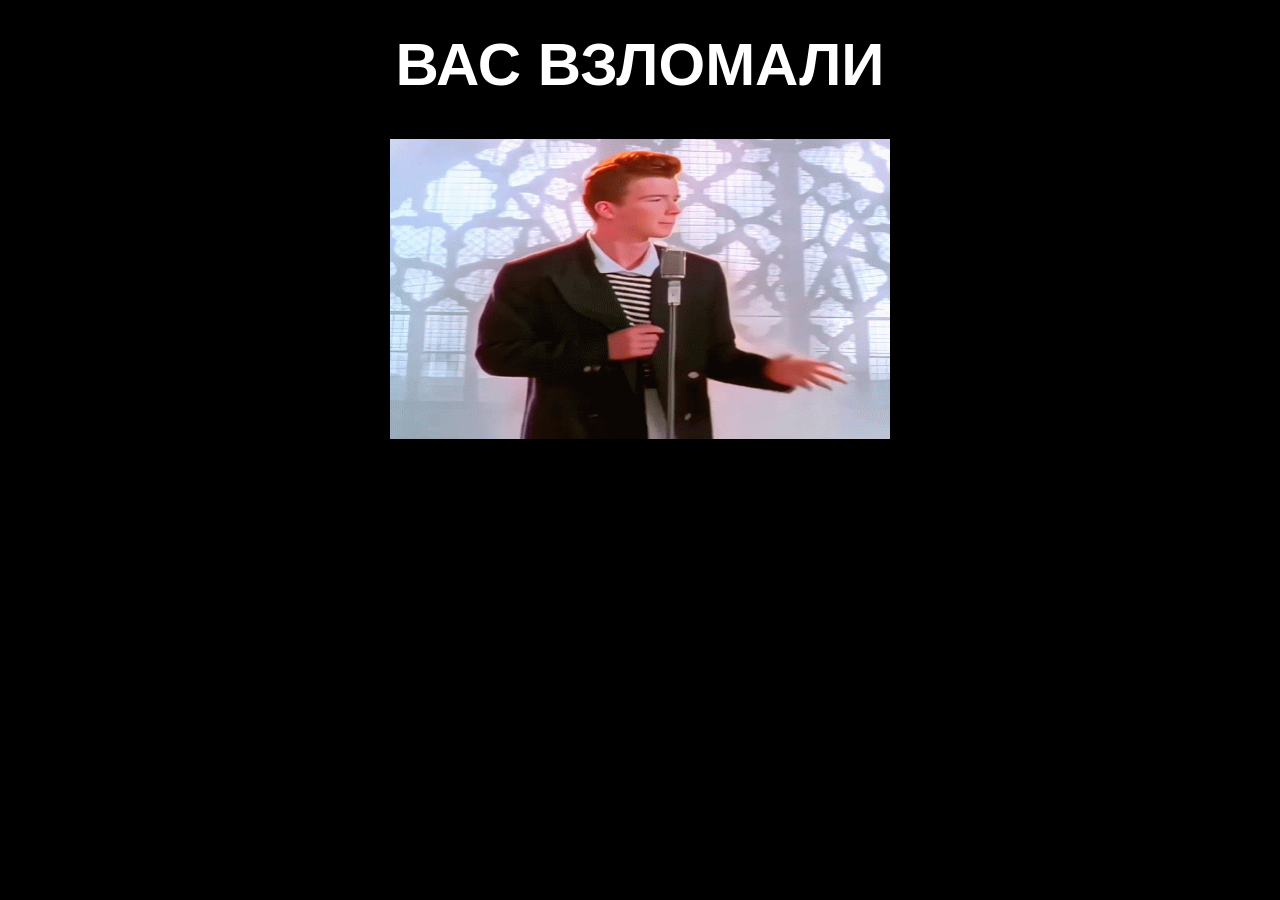
<file: rickroll.html>
<!DOCTYPE html>
<html lang="ru">
<head>
  <meta charset="UTF-8">
  <title>Вы попались</title>
  <style>
    body {
      background: black;
      color: white;
      text-align: center;
      font-family: Arial;
    }
    h1 {
      margin-top: 30px;
      font-size: 60px;
    }
  </style>
</head>
<body>
  <h1>ВАС ВЗЛОМАЛИ</h1>

  <img src="rickroll_reddit.gif" alt="rickroll" width="500" height="300">
</body>
</html>
</file>
